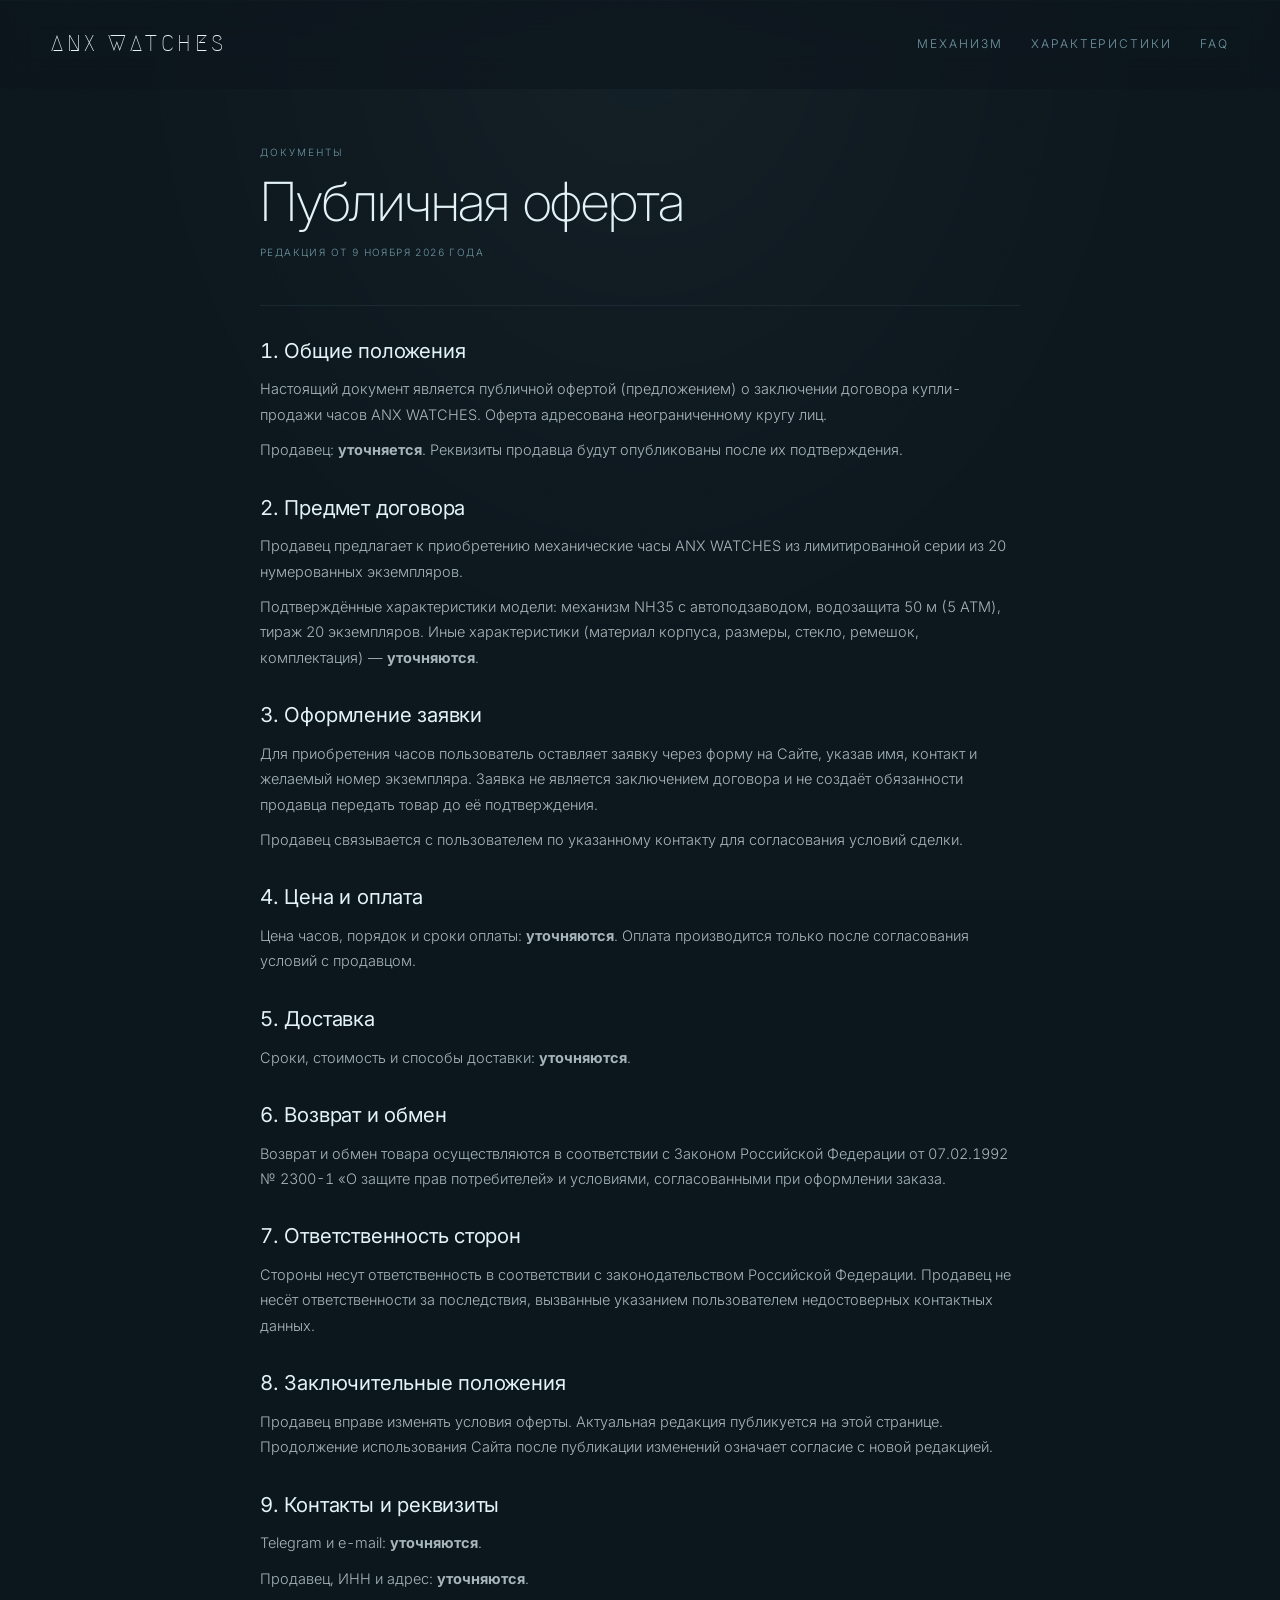
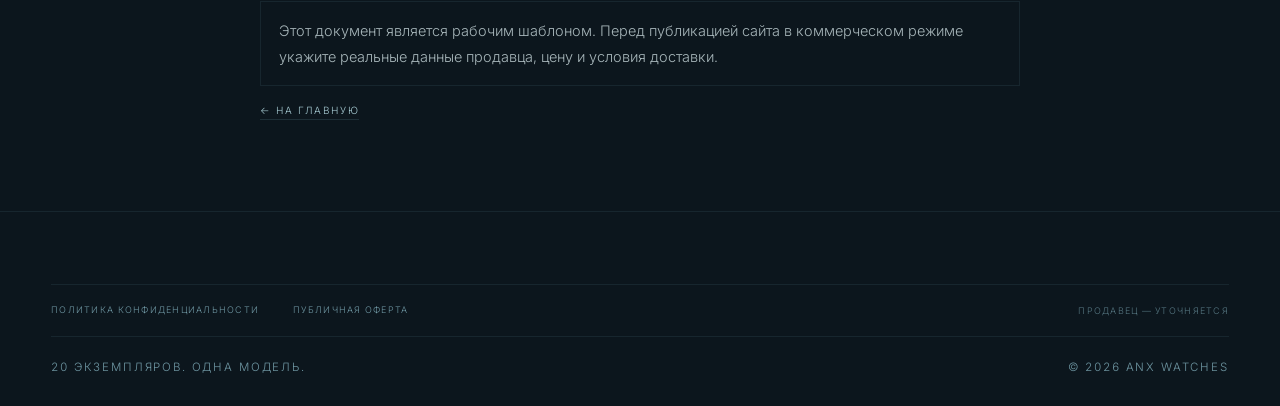
<file: offer.html>
<!DOCTYPE html>
<html lang="ru">
<head>
<meta charset="UTF-8">
<meta name="viewport" content="width=device-width, initial-scale=1">
<title>Публичная оферта — ANX WATCHES</title>
<meta name="description" content="Публичная оферта на приобретение часов ANX WATCHES из лимитированной серии.">
<meta name="theme-color" content="#050709">
<link rel="preconnect" href="https://fonts.googleapis.com">
<link rel="preconnect" href="https://fonts.gstatic.com" crossorigin>
<link href="https://fonts.googleapis.com/css2?family=Inter:wght@200;300;400;500;600&family=Megrim&display=swap" rel="stylesheet">
<link rel="stylesheet" href="style.css?v=7">
</head>
<body>

<div class="grain" aria-hidden="true"></div>

<header class="site-header" id="top">
  <div class="container header-inner">
    <a class="logo" href="index.html" aria-label="ANX WATCHES — на главную">ANX WATCHES</a>

    <nav class="nav" aria-label="Основная навигация">
      <a href="index.html#movement">Механизм</a>
      <a href="index.html#specs">Характеристики</a>
      <a href="index.html#faq">FAQ</a>
    </nav>
  </div>
</header>

<main>
  <section class="legal section">
    <div class="container">
      <div class="legal-wrap">
        <p class="legal-kicker">Документы</p>
        <h1 class="legal-title">Публичная оферта</h1>
        <p class="legal-date">Редакция от 9 ноября 2026 года</p>

        <div class="legal-body">
          <h2>1. Общие положения</h2>
          <p>Настоящий документ является публичной офертой (предложением) о заключении договора купли-продажи часов ANX WATCHES. Оферта адресована неограниченному кругу лиц.</p>
          <p>Продавец: <strong>уточняется</strong>. Реквизиты продавца будут опубликованы после их подтверждения.</p>

          <h2>2. Предмет договора</h2>
          <p>Продавец предлагает к приобретению механические часы ANX WATCHES из лимитированной серии из 20 нумерованных экземпляров.</p>
          <p>Подтверждённые характеристики модели: механизм NH35 с автоподзаводом, водозащита 50 м (5 ATM), тираж 20 экземпляров. Иные характеристики (материал корпуса, размеры, стекло, ремешок, комплектация) — <strong>уточняются</strong>.</p>

          <h2>3. Оформление заявки</h2>
          <p>Для приобретения часов пользователь оставляет заявку через форму на Сайте, указав имя, контакт и желаемый номер экземпляра. Заявка не является заключением договора и не создаёт обязанности продавца передать товар до её подтверждения.</p>
          <p>Продавец связывается с пользователем по указанному контакту для согласования условий сделки.</p>

          <h2>4. Цена и оплата</h2>
          <p>Цена часов, порядок и сроки оплаты: <strong>уточняются</strong>. Оплата производится только после согласования условий с продавцом.</p>

          <h2>5. Доставка</h2>
          <p>Сроки, стоимость и способы доставки: <strong>уточняются</strong>.</p>

          <h2>6. Возврат и обмен</h2>
          <p>Возврат и обмен товара осуществляются в соответствии с Законом Российской Федерации от 07.02.1992 № 2300-1 «О защите прав потребителей» и условиями, согласованными при оформлении заказа.</p>

          <h2>7. Ответственность сторон</h2>
          <p>Стороны несут ответственность в соответствии с законодательством Российской Федерации. Продавец не несёт ответственности за последствия, вызванные указанием пользователем недостоверных контактных данных.</p>

          <h2>8. Заключительные положения</h2>
          <p>Продавец вправе изменять условия оферты. Актуальная редакция публикуется на этой странице. Продолжение использования Сайта после публикации изменений означает согласие с новой редакцией.</p>

          <h2>9. Контакты и реквизиты</h2>
          <p>Telegram и e-mail: <strong>уточняются</strong>.</p>
          <p>Продавец, ИНН и адрес: <strong>уточняются</strong>.</p>

          <p class="legal-note">Этот документ является рабочим шаблоном. Перед публикацией сайта в коммерческом режиме укажите реальные данные продавца, цену и условия доставки.</p>

          <p><a class="legal-back" href="index.html">← На главную</a></p>
        </div>
      </div>
    </div>
  </section>
</main>

<footer class="site-footer">
  <div class="container">
    <div class="footer-legal">
      <a href="privacy.html">Политика конфиденциальности</a>
      <a href="offer.html">Публичная оферта</a>
      <span class="footer-legal-note">Продавец — уточняется</span>
    </div>

    <div class="footer-bottom">
      <p class="footer-note">20 экземпляров. Одна модель.</p>
      <p class="footer-year">© <span id="year">2026</span> ANX WATCHES</p>
    </div>
  </div>
</footer>

<script>
  document.getElementById("year").textContent = new Date().getFullYear();
</script>
</body>
</html>
</file>
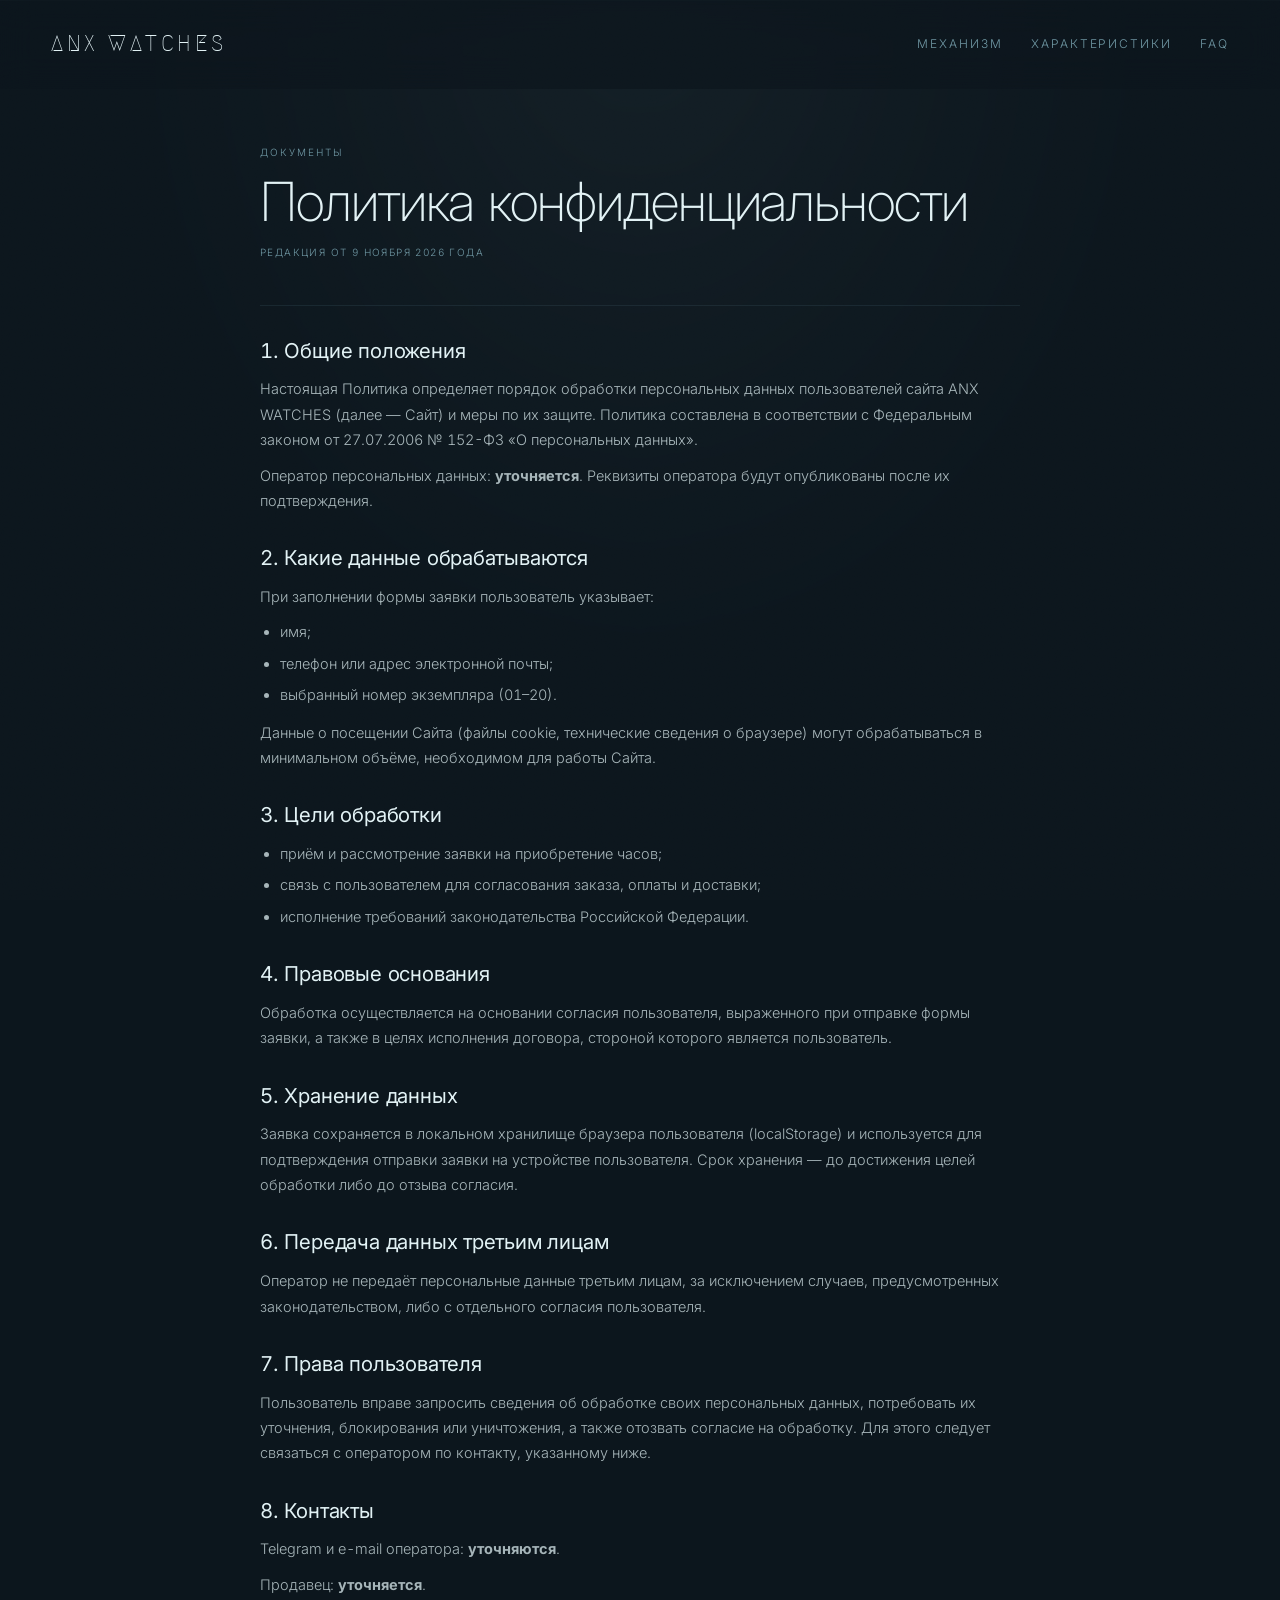
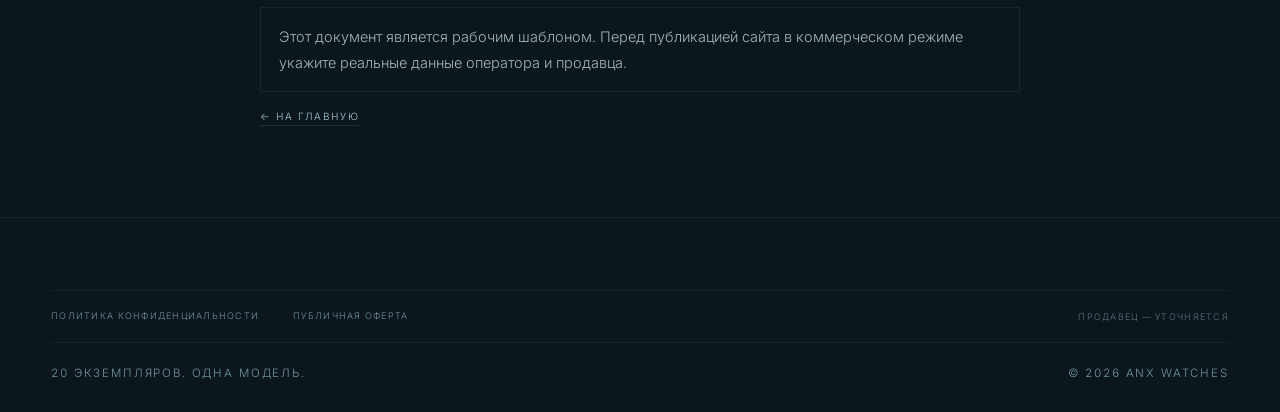
<file: privacy.html>
<!DOCTYPE html>
<html lang="ru">
<head>
<meta charset="UTF-8">
<meta name="viewport" content="width=device-width, initial-scale=1">
<title>Политика конфиденциальности — ANX WATCHES</title>
<meta name="description" content="Политика конфиденциальности и обработки персональных данных сайта ANX WATCHES.">
<meta name="theme-color" content="#050709">
<link rel="preconnect" href="https://fonts.googleapis.com">
<link rel="preconnect" href="https://fonts.gstatic.com" crossorigin>
<link href="https://fonts.googleapis.com/css2?family=Inter:wght@200;300;400;500;600&family=Megrim&display=swap" rel="stylesheet">
<link rel="stylesheet" href="style.css?v=7">
</head>
<body>

<div class="grain" aria-hidden="true"></div>

<header class="site-header" id="top">
  <div class="container header-inner">
    <a class="logo" href="index.html" aria-label="ANX WATCHES — на главную">ANX WATCHES</a>

    <nav class="nav" aria-label="Основная навигация">
      <a href="index.html#movement">Механизм</a>
      <a href="index.html#specs">Характеристики</a>
      <a href="index.html#faq">FAQ</a>
    </nav>
  </div>
</header>

<main>
  <section class="legal section">
    <div class="container">
      <div class="legal-wrap">
        <p class="legal-kicker">Документы</p>
        <h1 class="legal-title">Политика конфиденциальности</h1>
        <p class="legal-date">Редакция от 9 ноября 2026 года</p>

        <div class="legal-body">
          <h2>1. Общие положения</h2>
          <p>Настоящая Политика определяет порядок обработки персональных данных пользователей сайта ANX WATCHES (далее — Сайт) и меры по их защите. Политика составлена в соответствии с Федеральным законом от 27.07.2006 № 152-ФЗ «О персональных данных».</p>
          <p>Оператор персональных данных: <strong>уточняется</strong>. Реквизиты оператора будут опубликованы после их подтверждения.</p>

          <h2>2. Какие данные обрабатываются</h2>
          <p>При заполнении формы заявки пользователь указывает:</p>
          <ul>
            <li>имя;</li>
            <li>телефон или адрес электронной почты;</li>
            <li>выбранный номер экземпляра (01–20).</li>
          </ul>
          <p>Данные о посещении Сайта (файлы cookie, технические сведения о браузере) могут обрабатываться в минимальном объёме, необходимом для работы Сайта.</p>

          <h2>3. Цели обработки</h2>
          <ul>
            <li>приём и рассмотрение заявки на приобретение часов;</li>
            <li>связь с пользователем для согласования заказа, оплаты и доставки;</li>
            <li>исполнение требований законодательства Российской Федерации.</li>
          </ul>

          <h2>4. Правовые основания</h2>
          <p>Обработка осуществляется на основании согласия пользователя, выраженного при отправке формы заявки, а также в целях исполнения договора, стороной которого является пользователь.</p>

          <h2>5. Хранение данных</h2>
          <p>Заявка сохраняется в локальном хранилище браузера пользователя (localStorage) и используется для подтверждения отправки заявки на устройстве пользователя. Срок хранения — до достижения целей обработки либо до отзыва согласия.</p>

          <h2>6. Передача данных третьим лицам</h2>
          <p>Оператор не передаёт персональные данные третьим лицам, за исключением случаев, предусмотренных законодательством, либо с отдельного согласия пользователя.</p>

          <h2>7. Права пользователя</h2>
          <p>Пользователь вправе запросить сведения об обработке своих персональных данных, потребовать их уточнения, блокирования или уничтожения, а также отозвать согласие на обработку. Для этого следует связаться с оператором по контакту, указанному ниже.</p>

          <h2>8. Контакты</h2>
          <p>Telegram и e-mail оператора: <strong>уточняются</strong>.</p>
          <p>Продавец: <strong>уточняется</strong>.</p>

          <p class="legal-note">Этот документ является рабочим шаблоном. Перед публикацией сайта в коммерческом режиме укажите реальные данные оператора и продавца.</p>

          <p><a class="legal-back" href="index.html">← На главную</a></p>
        </div>
      </div>
    </div>
  </section>
</main>

<footer class="site-footer">
  <div class="container">
    <div class="footer-legal">
      <a href="privacy.html">Политика конфиденциальности</a>
      <a href="offer.html">Публичная оферта</a>
      <span class="footer-legal-note">Продавец — уточняется</span>
    </div>

    <div class="footer-bottom">
      <p class="footer-note">20 экземпляров. Одна модель.</p>
      <p class="footer-year">© <span id="year">2026</span> ANX WATCHES</p>
    </div>
  </div>
</footer>

<script>
  document.getElementById("year").textContent = new Date().getFullYear();
</script>
</body>
</html>
</file>
<file: style.css>
/* ============================================================
   ANX WATCHES
   ============================================================ */

:root {
  --black: #0c161d;
  --deep: #15242d;
  --steel: #6f97a3;
  --ice: #a8ccd4;
  --ice-light: #e2f2f5;
  --lume: #8af0ff;
  --lume-green: #a6ff5e;

  --line: rgba(95, 135, 147, 0.22);
  --line-soft: rgba(95, 135, 147, 0.14);

  --pad: clamp(20px, 4vw, 56px);
  --max: 1360px;

  --font-sans: "Inter", -apple-system, BlinkMacSystemFont, "Segoe UI", sans-serif;
  --font-mono: "Inter", -apple-system, BlinkMacSystemFont, "Segoe UI", sans-serif;
  --font-logo: "Megrim", "Inter", -apple-system, BlinkMacSystemFont, "Segoe UI", sans-serif;

  --ease: cubic-bezier(0.22, 1, 0.36, 1);
}

*,
*::before,
*::after {
  box-sizing: border-box;
}

html {
  scroll-behavior: smooth;
  scroll-padding-top: 110px;
  -webkit-text-size-adjust: 100%;
}

body {
  margin: 0;
  background: var(--black);
  color: var(--ice-light);
  font-family: var(--font-sans);
  font-weight: 300;
  font-size: 16px;
  line-height: 1.5;
  font-variant-numeric: tabular-nums;
  -webkit-font-smoothing: antialiased;
  overflow-x: hidden;
  transition: background-color 0.8s var(--ease), color 0.8s var(--ease);
}

::selection {
  background: var(--lume);
  color: var(--black);
}

img {
  display: block;
  max-width: 100%;
}

a {
  color: inherit;
  text-decoration: none;
}

button {
  font: inherit;
  color: inherit;
  background: none;
  border: 0;
  cursor: pointer;
}

h1, h2, p {
  margin: 0;
}

:focus-visible {
  outline: 1px solid var(--lume);
  outline-offset: 5px;
}

.container {
  width: 100%;
  max-width: var(--max);
  margin: 0 auto;
  padding: 0 var(--pad);
}

/* ============================================================
   Header
   ============================================================ */

.site-header {
  position: fixed;
  inset: 0 0 auto 0;
  z-index: 100;
  background: rgba(12, 22, 29, 0.68);
  border-bottom: 1px solid transparent;
  backdrop-filter: blur(16px);
  -webkit-backdrop-filter: blur(16px);
  transition: background-color 0.5s var(--ease), border-color 0.5s var(--ease);
}

.site-header.scrolled {
  background: rgba(12, 22, 29, 0.92);
  border-bottom-color: var(--line-soft);
}

.header-inner {
  display: flex;
  align-items: center;
  gap: clamp(16px, 3vw, 40px);
  min-height: 78px;
}

.logo {
  font-family: var(--font-logo);
  font-size: clamp(18px, 2vw, 23px);
  font-weight: 400;
  line-height: 1;
  letter-spacing: 0.16em;
  color: var(--ice-light);
  white-space: nowrap;
  transition: color 0.8s var(--ease), text-shadow 0.8s var(--ease);
}

.nav {
  display: flex;
  align-items: center;
  gap: clamp(14px, 2.2vw, 34px);
  margin-left: auto;
}

.nav a {
  position: relative;
  padding: 6px 0;
  font-family: var(--font-mono);
  font-size: 10px;
  letter-spacing: 0.16em;
  text-transform: uppercase;
  color: var(--steel);
  transition: color 0.4s var(--ease);
  white-space: nowrap;
}

.nav a::after {
  content: "";
  position: absolute;
  left: 0;
  bottom: 0;
  width: 100%;
  height: 1px;
  background: var(--lume);
  transform: scaleX(0);
  transform-origin: left;
  transition: transform 0.5s var(--ease);
}

.nav a:hover {
  color: var(--ice-light);
}

.nav a:hover::after {
  transform: scaleX(1);
  box-shadow: 0 0 8px var(--lume);
}

.lume-btn {
  display: flex;
  flex-direction: column;
  align-items: center;
  justify-content: center;
  gap: 3px;
  width: 58px;
  height: 58px;
  flex: none;
  border-radius: 50%;
  border: 1px solid rgba(111, 151, 163, 0.5);
  color: var(--steel);
  font-family: var(--font-mono);
  font-size: 8px;
  letter-spacing: 0.08em;
  background: rgba(21, 36, 45, 0.5);
  transition: color 0.5s var(--ease), border-color 0.5s var(--ease),
    background-color 0.5s var(--ease), box-shadow 0.5s var(--ease);
}

.lume-dot {
  width: 4px;
  height: 4px;
  border-radius: 50%;
  background: var(--steel);
  transition: background-color 0.5s var(--ease), box-shadow 0.5s var(--ease);
}

.lume-btn span {
  transform: translateY(0.5px);
}

.lume-btn:hover {
  color: var(--ice-light);
  border-color: var(--ice);
}

/* ============================================================
   Hero
   ============================================================ */

.hero {
  position: relative;
  display: flex;
  flex-direction: column;
  justify-content: center;
  min-height: 100svh;
  padding-top: clamp(88px, 9vh, 112px);
}

.hero-inner {
  display: flex;
  flex-direction: column;
  align-items: center;
  justify-content: center;
  flex: 1;
  text-align: center;
}

.hero-logo {
  font-family: var(--font-logo);
  font-size: clamp(30px, 7vw, 96px);
  font-weight: 400;
  line-height: 1;
  letter-spacing: 0.14em;
  text-indent: 0.14em;
  color: var(--ice-light);
  white-space: nowrap;
  transition: color 0.8s var(--ease), text-shadow 0.8s var(--ease);
}

.hero-sub {
  margin-top: clamp(12px, 1.8vh, 20px);
  font-family: var(--font-mono);
  font-size: 10px;
  letter-spacing: 0.22em;
  text-transform: uppercase;
  color: var(--steel);
}

.btn {
  display: inline-flex;
  align-items: center;
  justify-content: center;
  gap: 26px;
  margin-top: clamp(28px, 4.4vh, 46px);
  padding: 20px 32px;
  border: 1px solid var(--ice-light);
  background: var(--ice-light);
  font-family: var(--font-mono);
  font-size: 11px;
  font-weight: 700;
  letter-spacing: 0.18em;
  text-transform: uppercase;
  color: #08141a;
  will-change: transform;
  transition: color 0.45s var(--ease), background-color 0.45s var(--ease),
    border-color 0.45s var(--ease), box-shadow 0.45s var(--ease);
}

.btn-arrow {
  font-size: 14px;
  line-height: 1;
  transition: transform 0.45s var(--ease);
}

.btn:hover {
  background: var(--lume-green);
  border-color: var(--lume-green);
  color: #06120a;
  box-shadow: 0 0 34px rgba(166, 255, 94, 0.35);
}

.btn:hover .btn-arrow {
  transform: translateX(5px);
}

/* Watch */

.watch-stage {
  position: relative;
  display: flex;
  flex-direction: column;
  align-items: center;
  width: 100%;
  margin-top: clamp(18px, 2.6vh, 32px);
}

.watch-frame {
  position: relative;
  z-index: 1;
  width: min(92vw, 75vh, 820px);
  aspect-ratio: 2400 / 2013;
}

.watch-frame::after {
  content: "";
  position: absolute;
  left: 50%;
  bottom: 2.2%;
  width: 48%;
  height: 3.4%;
  transform: translateX(-50%);
  border-radius: 50%;
  opacity: 0.5;
  pointer-events: none;
  background: radial-gradient(
    ellipse at center,
    rgba(0, 0, 0, 0.85),
    rgba(0, 0, 0, 0.35) 45%,
    transparent 72%
  );
  filter: blur(10px);
}

.watch-img {
  position: absolute;
  inset: 0;
  z-index: 0;
  display: block;
  width: 100%;
  height: 100%;
  object-fit: contain;
  transition: opacity 0.8s var(--ease);
}

.watch-night {
  opacity: 0;
}

body.lume .watch-day {
  opacity: 0;
}

body.lume .watch-night {
  opacity: 1;
}

.watch-glare {
  position: absolute;
  inset: 0;
  z-index: 3;
  pointer-events: none;
  opacity: 0;
  mix-blend-mode: soft-light;
  -webkit-mask-image: url("images/main-watch.png");
  mask-image: url("images/main-watch.png");
  -webkit-mask-size: 100% 100%;
  mask-size: 100% 100%;
  -webkit-mask-repeat: no-repeat;
  mask-repeat: no-repeat;
}

.watch-glare-dot {
  position: absolute;
  left: 0;
  top: 0;
  width: 46%;
  aspect-ratio: 1 / 1;
  border-radius: 50%;
  will-change: transform;
  background: radial-gradient(
    circle,
    rgba(226, 242, 245, 0.85) 0%,
    rgba(226, 242, 245, 0.22) 38%,
    rgba(226, 242, 245, 0) 68%
  );
  filter: blur(6px);
}

.lume-btn {
  margin-top: clamp(12px, 1.8vh, 20px);
}

.hero-meta {
  display: flex;
  align-items: center;
  gap: 16px;
  padding-top: 18px;
  padding-bottom: clamp(18px, 3vh, 30px);
  font-family: var(--font-mono);
  font-size: 9px;
  letter-spacing: 0.18em;
  text-transform: uppercase;
  color: var(--steel);
}

.hero-meta-line {
  flex: 1;
  height: 1px;
  background: var(--line-soft);
  transition: background-color 0.8s var(--ease);
}

.hero-meta-index {
  color: var(--ice);
}

/* ============================================================
   Sections
   ============================================================ */

.section {
  position: relative;
  padding: clamp(80px, 12vh, 150px) 0;
  border-top: 1px solid var(--line-soft);
  transition: border-color 0.8s var(--ease);
}

.section > .container {
  position: relative;
  z-index: 1;
}

.section::before {
  content: "";
  position: absolute;
  left: 50%;
  top: 0;
  width: min(1150px, 100%);
  height: min(760px, 82vh);
  transform: translateX(-50%);
  pointer-events: none;
  background: radial-gradient(
    ellipse at 50% 0%,
    rgba(159, 195, 204, 0.11),
    rgba(159, 195, 204, 0.035) 42%,
    transparent 70%
  );
  filter: blur(24px);
  opacity: var(--aura, 0.5);
}

.section-head {
  display: flex;
  align-items: baseline;
  gap: clamp(16px, 2.4vw, 34px);
  margin-bottom: clamp(40px, 7vh, 76px);
}

.section-index {
  font-family: var(--font-mono);
  font-size: 10px;
  letter-spacing: 0.2em;
  color: var(--steel);
}

.section-title {
  font-size: clamp(26px, 3.4vw, 44px);
  font-weight: 200;
  letter-spacing: -0.02em;
  line-height: 1;
  transition: text-shadow 0.8s var(--ease), color 0.8s var(--ease);
}

/* ============================================================
   Specs
   ============================================================ */

.specs-grid {
  display: grid;
  grid-template-columns: repeat(3, 1fr);
  border-top: 1px solid var(--line-soft);
}

.spec {
  padding: clamp(28px, 4vh, 46px) clamp(16px, 3vw, 40px) clamp(24px, 3.4vh, 34px) 0;
  border-bottom: 1px solid var(--line-soft);
}

.spec + .spec {
  padding-left: clamp(16px, 3vw, 40px);
  border-left: 1px solid var(--line-soft);
}

.spec-value {
  font-family: var(--font-mono);
  font-size: clamp(42px, 6vw, 86px);
  line-height: 0.9;
  letter-spacing: -0.03em;
  color: var(--ice-light);
  transition: text-shadow 0.8s var(--ease), color 0.8s var(--ease);
}

.spec-unit {
  font-size: 0.42em;
  letter-spacing: 0;
  color: var(--steel);
  margin-left: 6px;
}

.spec-label {
  margin-top: clamp(20px, 3vh, 30px);
  font-family: var(--font-mono);
  font-size: 10px;
  letter-spacing: 0.2em;
  text-transform: uppercase;
  color: var(--ice);
}

.spec-note {
  margin-top: 6px;
  font-size: 13px;
  font-weight: 300;
  color: var(--steel);
}

.specs-aside {
  margin-top: clamp(26px, 4vh, 38px);
  font-size: 13px;
  letter-spacing: 0.02em;
  color: var(--steel);
}

/* ============================================================
   Movement map
   ============================================================ */

.mv-intro {
  max-width: 64ch;
  margin: 0 0 clamp(28px, 4.5vh, 44px);
  font-size: clamp(14px, 1.25vw, 16px);
  line-height: 1.65;
  color: var(--steel);
}

.mv {
  display: grid;
  grid-template-columns: minmax(0, 1fr) minmax(0, 1.08fr);
  gap: clamp(30px, 5vw, 64px);
  align-items: start;
  margin-bottom: clamp(40px, 7vh, 72px);
}

.mv-figure {
  position: relative;
  width: min(100%, 620px);
  justify-self: center;
  isolation: isolate;
}

.mv-figure::before {
  content: "";
  position: absolute;
  left: 50%;
  top: 50%;
  width: 96%;
  height: 96%;
  transform: translate(-50%, -50%);
  z-index: -1;
  pointer-events: none;
  background: radial-gradient(
    circle,
    rgba(159, 195, 204, 0.16) 0%,
    rgba(159, 195, 204, 0.05) 52%,
    rgba(159, 195, 204, 0) 72%
  );
  filter: blur(24px);
}

.mv-img {
  display: block;
  width: 100%;
  height: auto;
  filter: drop-shadow(0 30px 50px rgba(0, 0, 0, 0.55));
  transition: filter 0.6s var(--ease);
}

.mv.has-active .mv-img {
  filter: drop-shadow(0 30px 50px rgba(0, 0, 0, 0.55)) brightness(0.82);
}

.mv-dot {
  position: absolute;
  left: var(--x);
  top: var(--y);
  width: clamp(30px, 3vw, 38px);
  aspect-ratio: 1 / 1;
  transform: translate(-50%, -50%);
  display: grid;
  place-items: center;
  padding: 0;
  border: 1px solid rgba(226, 242, 245, 0.55);
  border-radius: 50%;
  background: rgba(12, 22, 29, 0.55);
  color: var(--ice-light);
  font-family: var(--font-mono);
  font-size: 10px;
  letter-spacing: 0.04em;
  cursor: pointer;
  transition: background 0.35s var(--ease), color 0.35s var(--ease),
    border-color 0.35s var(--ease), box-shadow 0.35s var(--ease),
    transform 0.35s var(--ease);
}

.mv-dot::after {
  content: "";
  position: absolute;
  inset: -5px;
  border: 1px solid rgba(138, 240, 255, 0.5);
  border-radius: 50%;
  opacity: 0;
  pointer-events: none;
}

.mv-dot:hover,
.mv-dot:focus-visible {
  transform: translate(-50%, -50%) scale(1.12);
}

.mv-dot:hover,
.mv-dot:focus-visible,
.mv-dot.is-active {
  background: var(--lume);
  border-color: var(--lume);
  color: var(--black);
  box-shadow: 0 0 22px rgba(138, 240, 255, 0.45);
}

.mv-dot.is-active::after {
  animation: mv-pulse 1.9s ease-out infinite;
}

@keyframes mv-pulse {
  0% {
    opacity: 0.85;
    transform: scale(0.9);
  }
  70% {
    opacity: 0;
    transform: scale(1.45);
  }
  100% {
    opacity: 0;
    transform: scale(1.45);
  }
}

.mv-hint {
  font-family: var(--font-mono);
  font-size: 9px;
  letter-spacing: 0.16em;
  text-transform: uppercase;
  color: var(--steel);
}

.mv-grid {
  display: grid;
  grid-template-columns: repeat(2, minmax(0, 1fr));
  gap: 10px;
  margin-top: 18px;
}

.mv-item {
  position: relative;
  display: grid;
  grid-template-columns: auto minmax(0, 1fr);
  grid-template-areas:
    "num name"
    "num tag";
  column-gap: 12px;
  align-content: start;
  min-height: clamp(84px, 8vw, 96px);
  padding: clamp(15px, 1.5vw, 18px);
  border: 1px solid var(--line-soft);
  overflow: hidden;
  background: rgba(159, 195, 204, 0.015);
  text-align: left;
  cursor: pointer;
  will-change: transform;
  transition: transform 0.5s var(--ease), border-color 0.4s var(--ease),
    background-color 0.4s var(--ease), box-shadow 0.5s var(--ease);
}

.mv-item::before {
  content: "";
  position: absolute;
  inset: 0;
  background: linear-gradient(
    125deg,
    rgba(138, 240, 255, 0.11),
    rgba(138, 240, 255, 0.02) 55%,
    transparent 75%
  );
  transform: translateY(101%);
  transition: transform 0.55s var(--ease);
  pointer-events: none;
}

.mv-item > * {
  position: relative;
  z-index: 1;
}

.mv-num {
  grid-area: num;
  padding-top: 3px;
  font-family: var(--font-mono);
  font-size: 10px;
  letter-spacing: 0.14em;
  color: var(--steel);
  transition: color 0.35s var(--ease);
}

.mv-name {
  grid-area: name;
  font-size: clamp(14px, 1.2vw, 16px);
  font-weight: 300;
  line-height: 1.25;
  color: var(--ice-light);
  transition: color 0.35s var(--ease);
}

.mv-tag {
  grid-area: tag;
  align-self: end;
  margin-top: 7px;
  font-family: var(--font-mono);
  font-size: 8px;
  letter-spacing: 0.14em;
  text-transform: uppercase;
  color: var(--steel);
  transition: color 0.35s var(--ease);
}

.mv-item:hover,
.mv-item:focus-visible {
  transform: translateY(-3px);
  border-color: rgba(138, 240, 255, 0.4);
  box-shadow: 0 12px 30px rgba(0, 0, 0, 0.35);
}

.mv-item:hover::before,
.mv-item:focus-visible::before {
  transform: translateY(0);
}

.mv-item.is-active {
  transform: translateY(-3px);
  border-color: rgba(138, 240, 255, 0.65);
  background: rgba(138, 240, 255, 0.05);
  box-shadow: 0 12px 34px rgba(0, 0, 0, 0.4),
    0 0 26px rgba(138, 240, 255, 0.08);
}

.mv-item.is-active::before {
  transform: translateY(0);
}

.mv-item.is-active .mv-num,
.mv-item.is-active .mv-tag {
  color: var(--lume);
}

.mv-item.is-active .mv-name {
  color: var(--lume);
  text-shadow: 0 0 18px rgba(138, 240, 255, 0.3);
}

.mv-card {
  position: relative;
  display: grid;
  grid-template-columns: auto minmax(0, 1fr);
  gap: clamp(14px, 1.6vw, 20px);
  align-items: start;
  min-height: 142px;
  margin-top: 18px;
  padding: clamp(18px, 2vw, 24px);
  border: 1px solid var(--line);
  background: linear-gradient(
    130deg,
    rgba(159, 195, 204, 0.055),
    rgba(159, 195, 204, 0.012) 55%,
    transparent 80%
  );
  transition: border-color 0.45s var(--ease);
}

.mv-card.has-part {
  border-color: rgba(138, 240, 255, 0.35);
}

.mv-card-index {
  min-width: 1.2em;
  font-family: var(--font-mono);
  font-size: clamp(26px, 2.8vw, 36px);
  line-height: 1;
  color: var(--lume);
  opacity: 0.85;
}

.mv-card-body {
  min-width: 0;
}

.mv-card-title {
  font-size: clamp(16px, 1.4vw, 19px);
  font-weight: 300;
  line-height: 1.25;
  color: var(--ice-light);
}

.mv-card-text {
  margin-top: 8px;
  font-size: 13px;
  line-height: 1.6;
  color: var(--steel);
}

body.lume .mv-figure::before {
  background: radial-gradient(
    circle,
    rgba(138, 240, 255, 0.18) 0%,
    rgba(138, 240, 255, 0.05) 52%,
    rgba(138, 240, 255, 0) 72%
  );
}

/* ============================================================
   Series
   ============================================================ */

.series-head {
  display: flex;
  align-items: flex-end;
  justify-content: space-between;
  gap: 24px;
  margin-bottom: clamp(24px, 4vh, 36px);
}

.series-lead {
  font-size: clamp(18px, 2vw, 26px);
  font-weight: 200;
  letter-spacing: -0.01em;
  color: var(--ice-light);
}

.series-status {
  display: inline-flex;
  align-items: center;
  gap: 9px;
  font-family: var(--font-mono);
  font-size: 9px;
  letter-spacing: 0.16em;
  text-transform: uppercase;
  color: var(--ice);
  white-space: nowrap;
}

.dot {
  width: 5px;
  height: 5px;
  border-radius: 50%;
  background: var(--lume);
  box-shadow: 0 0 10px rgba(138, 240, 255, 0.6);
}

.series-grid {
  display: grid;
  grid-template-columns: repeat(5, 1fr);
  gap: 10px;
}

.cell {
  position: relative;
  display: flex;
  flex-direction: column;
  justify-content: space-between;
  width: 100%;
  aspect-ratio: 1 / 1;
  padding: clamp(14px, 1.6vw, 22px);
  border: 1px solid var(--line);
  border-radius: 0;
  background: transparent;
  font: inherit;
  text-align: left;
  color: var(--ice-light);
  will-change: transform;
  transition: border-color 0.45s var(--ease), background-color 0.45s var(--ease),
    box-shadow 0.45s var(--ease);
}

.cell-num {
  font-family: var(--font-mono);
  font-size: clamp(18px, 2.1vw, 28px);
  line-height: 1;
  letter-spacing: -0.02em;
  transition: color 0.45s var(--ease), text-shadow 0.8s var(--ease);
}

.cell-status {
  font-family: var(--font-mono);
  font-size: 8px;
  letter-spacing: 0.16em;
  text-transform: uppercase;
  color: var(--steel);
  transition: color 0.45s var(--ease);
}

.cell:hover {
  border-color: rgba(138, 240, 255, 0.7);
  background: rgba(138, 240, 255, 0.04);
}

.cell:hover .cell-num {
  color: #fff;
}

.cell:hover .cell-status {
  color: var(--ice-light);
}

.cell.taken {
  opacity: 0.32;
  cursor: default;
  pointer-events: none;
  border-style: dashed;
}

.cell.taken .cell-status {
  color: var(--steel);
}

.series-note {
  margin-top: clamp(22px, 3.6vh, 34px);
  font-size: 12px;
  letter-spacing: 0.02em;
  color: var(--steel);
}

/* ============================================================
   Contacts
   ============================================================ */

.contacts-body {
  border-top: 1px solid var(--line-soft);
  padding-top: clamp(30px, 5vh, 48px);
}

.contacts-lead {
  font-size: clamp(22px, 2.6vw, 34px);
  font-weight: 200;
  letter-spacing: -0.02em;
  color: var(--ice-light);
}

.contacts-link {
  display: flex;
  align-items: baseline;
  justify-content: space-between;
  gap: 24px;
  flex-wrap: wrap;
  margin-top: clamp(26px, 5vh, 46px);
  padding-bottom: clamp(16px, 2.6vh, 24px);
  border-bottom: 1px solid var(--line);
  transition: border-color 0.5s var(--ease);
}

.contacts-label {
  font-family: var(--font-mono);
  font-size: 10px;
  letter-spacing: 0.2em;
  text-transform: uppercase;
  color: var(--steel);
}

.contacts-value {
  font-size: clamp(22px, 3.6vw, 46px);
  font-weight: 200;
  letter-spacing: -0.02em;
  color: var(--ice-light);
  transition: color 0.5s var(--ease), text-shadow 0.8s var(--ease);
}

.contacts-arrow {
  display: inline-block;
  font-size: 0.7em;
  color: var(--steel);
  transition: transform 0.5s var(--ease), color 0.5s var(--ease);
}

.contacts-link:hover {
  border-bottom-color: rgba(138, 240, 255, 0.6);
}

.contacts-link:hover .contacts-value {
  color: #fff;
}

.contacts-link:hover .contacts-arrow {
  transform: translate(4px, -4px);
  color: var(--lume);
}

/* ============================================================
   Footer
   ============================================================ */

.site-footer {
  border-top: 1px solid var(--line-soft);
  padding: clamp(48px, 8vh, 90px) 0 30px;
  transition: border-color 0.8s var(--ease);
}

.footer-top {
  display: flex;
  align-items: flex-start;
  justify-content: space-between;
  gap: 40px;
  flex-wrap: wrap;
  padding-bottom: clamp(40px, 7vh, 70px);
}

.footer-logo {
  font-family: var(--font-logo);
  font-size: clamp(30px, 4.4vw, 58px);
  font-weight: 400;
  line-height: 1;
  letter-spacing: 0.12em;
  color: var(--ice-light);
  transition: color 0.8s var(--ease), text-shadow 0.8s var(--ease);
}

.footer-contact {
  text-align: right;
}

.footer-label {
  font-family: var(--font-mono);
  font-size: 9px;
  letter-spacing: 0.2em;
  text-transform: uppercase;
  color: var(--steel);
  margin-bottom: 8px;
}

.footer-link {
  font-size: clamp(18px, 2.2vw, 27px);
  font-weight: 200;
  letter-spacing: -0.01em;
  color: var(--ice-light);
  border-bottom: 1px solid transparent;
  transition: color 0.5s var(--ease), border-color 0.5s var(--ease);
}

.footer-arrow {
  display: inline-block;
  font-size: 0.7em;
  color: var(--steel);
  transition: transform 0.5s var(--ease), color 0.5s var(--ease);
}

.footer-link:hover {
  color: #fff;
  border-bottom-color: var(--lume);
}

.footer-link:hover .footer-arrow {
  transform: translate(4px, -4px);
  color: var(--lume);
}

.footer-bottom {
  display: flex;
  align-items: center;
  justify-content: space-between;
  gap: 16px;
  flex-wrap: wrap;
  border-top: 1px solid var(--line-soft);
  padding-top: 22px;
}

.footer-note,
.footer-year {
  font-family: var(--font-mono);
  font-size: 9px;
  letter-spacing: 0.16em;
  text-transform: uppercase;
  color: var(--steel);
}

/* ============================================================
   Lume mode
   ============================================================ */

body.lume {
  --lume: var(--lume-green);
  background: #060f14;
  color: #eafcff;
}

body.lume .site-header {
  background: rgba(6, 15, 20, 0.8);
  border-bottom-color: rgba(166, 255, 94, 0.16);
}

body.lume .site-header.scrolled {
  background: rgba(6, 15, 20, 0.95);
}

body.lume .logo,
body.lume .footer-logo {
  color: var(--lume);
  text-shadow: 0 0 16px rgba(138, 240, 255, 0.75);
}

body.lume .nav a {
  color: rgba(159, 195, 204, 0.85);
}

body.lume .nav a:hover {
  color: var(--lume);
  text-shadow: 0 0 12px rgba(138, 240, 255, 0.6);
}

body.lume .section-title,
body.lume .contacts-value,
body.lume .hero-logo,
body.lume .dial-title {
  color: #f2feff;
  text-shadow: 0 0 28px rgba(138, 240, 255, 0.3);
}

body.lume .spec-value,
body.lume .cell-num {
  color: var(--lume);
  text-shadow: 0 0 20px rgba(138, 240, 255, 0.55);
}

body.lume .spec-label,
body.lume .spec-unit {
  color: var(--ice-light);
}

body.lume .spec,
body.lume .specs-grid,
body.lume .contacts-body,
body.lume .contacts-link,
body.lume .site-footer,
body.lume .section {
  border-color: rgba(138, 240, 255, 0.16);
}

body.lume .spec + .spec {
  border-color: rgba(138, 240, 255, 0.16);
}

body.lume .cell {
  border-color: rgba(138, 240, 255, 0.32);
}

body.lume .cell:hover {
  border-color: var(--lume);
  background: rgba(138, 240, 255, 0.07);
  box-shadow: inset 0 0 30px rgba(138, 240, 255, 0.08);
}

body.lume .btn {
  background: var(--lume-green);
  border-color: var(--lume-green);
  color: #06120a;
  text-shadow: none;
}

body.lume .btn:hover {
  background: #c4ff8f;
  border-color: #c4ff8f;
  color: #06120a;
  box-shadow: 0 0 34px rgba(166, 255, 94, 0.4);
}

body.lume .hero-meta-line {
  background: rgba(138, 240, 255, 0.24);
}

body.lume .lume-btn {
  background: var(--lume-green);
  border-color: var(--lume-green);
  color: #06120a;
  box-shadow: 0 0 30px rgba(166, 255, 94, 0.55);
}

body.lume .lume-dot {
  background: #06120a;
  box-shadow: 0 0 8px rgba(6, 18, 10, 0.6);
}

body.lume .contacts-link:hover {
  border-bottom-color: var(--lume);
}

/* ============================================================
   Responsive
   ============================================================ */

@media (max-width: 1024px) {
  .series-grid {
    grid-template-columns: repeat(4, 1fr);
  }
}

@media (max-width: 900px) {
  .hero {
    padding-top: 120px;
  }

  .hero-logo {
    letter-spacing: 0.12em;
    text-indent: 0.12em;
  }

  .hero-meta {
    margin-top: clamp(32px, 6vh, 52px);
  }
}

@media (max-width: 760px) {
  .header-inner {
    flex-wrap: wrap;
    padding-top: 16px;
    padding-bottom: 12px;
    row-gap: 12px;
  }

  .nav {
    order: 3;
    width: 100%;
    justify-content: space-between;
    gap: 6px;
  }

  .nav a {
    font-size: 9px;
    letter-spacing: 0.06em;
  }

  .specs-grid {
    grid-template-columns: 1fr;
  }

  .spec {
    padding-right: 0;
    padding-left: 0;
  }

  .spec + .spec {
    padding-left: 0;
    border-left: 0;
  }

  .spec-value {
    font-size: clamp(52px, 14vw, 76px);
  }

  .series-grid {
    grid-template-columns: repeat(3, 1fr);
    gap: 8px;
  }

  .series-head {
    align-items: flex-start;
    flex-direction: column;
    gap: 12px;
  }

  .contacts-link {
    flex-direction: column;
    align-items: flex-start;
    gap: 10px;
  }

  .footer-inner {
    flex-direction: column;
    align-items: flex-start;
    gap: 10px;
  }
}

@media (max-width: 460px) {
  .series-grid {
    grid-template-columns: repeat(2, 1fr);
  }

  .cell {
    aspect-ratio: 1.15 / 1;
  }

  .hero-meta {
    flex-wrap: wrap;
    font-size: 8px;
    gap: 10px;
  }

  .hero-meta-line {
    display: none;
  }

  .hero-meta-index {
    margin-left: auto;
  }
}

/* ============================================================
   Reduced motion
   ============================================================ */

@media (prefers-reduced-motion: reduce) {
  html {
    scroll-behavior: auto;
  }

  *,
  *::before,
  *::after {
    animation-duration: 0.001ms !important;
    animation-iteration-count: 1 !important;
    transition-duration: 0.001ms !important;
  }
}
/* ============================================================
   Progress, grain
   ============================================================ */

.progress {
  position: fixed;
  top: 0;
  left: 0;
  right: 0;
  height: 2px;
  z-index: 300;
  pointer-events: none;
}

.progress span {
  display: block;
  height: 100%;
  background: var(--lume);
  transform: scaleX(0);
  transform-origin: left center;
  box-shadow: 0 0 12px rgba(138, 240, 255, 0.6);
}

.grain {
  position: fixed;
  inset: 0;
  z-index: 200;
  pointer-events: none;
  opacity: 0.05;
  mix-blend-mode: overlay;
  background-image: url("data:image/svg+xml,%3Csvg xmlns='http://www.w3.org/2000/svg' width='160' height='160'%3E%3Cfilter id='n'%3E%3CfeTurbulence type='fractalNoise' baseFrequency='0.85' numOctaves='2' stitchTiles='stitch'/%3E%3C/filter%3E%3Crect width='160' height='160' filter='url(%23n)'/%3E%3C/svg%3E");
  background-size: 160px 160px;
}

/* ============================================================
   Split text
   ============================================================ */

.split-mask {
  display: inline-block;
  overflow: hidden;
  vertical-align: top;
  padding-bottom: 0.1em;
  margin-bottom: -0.1em;
}

.split-word {
  display: inline-block;
  will-change: transform;
}

/* ============================================================
   Dial showcase
   ============================================================ */

.dial-head {
  margin-bottom: clamp(40px, 7vh, 76px);
}

.dial-title {
  margin-top: clamp(14px, 2vh, 22px);
  font-size: clamp(52px, 10vw, 148px);
  font-weight: 200;
  line-height: 0.92;
  letter-spacing: -0.045em;
  color: var(--ice-light);
  transition: color 0.8s var(--ease), text-shadow 0.8s var(--ease);
}

.dial-subtitle {
  margin-top: clamp(16px, 2.4vh, 24px);
  font-family: var(--font-mono);
  font-size: 10px;
  letter-spacing: 0.22em;
  text-transform: uppercase;
  color: var(--steel);
}

.dial-showcase {
  display: grid;
  grid-template-columns: 1.25fr 0.75fr;
  gap: clamp(28px, 4.5vw, 72px);
  align-items: center;
}

.dial-crop {
  position: relative;
  aspect-ratio: 1 / 1;
  overflow-x: clip;
}

.dial-crop::before {
  content: "";
  position: absolute;
  left: 50%;
  top: 50%;
  width: 122%;
  height: 122%;
  transform: translate(-50%, -50%);
  z-index: -1;
  pointer-events: none;
  background: radial-gradient(
    circle,
    rgba(159, 195, 204, 0.2) 0%,
    rgba(159, 195, 204, 0.07) 52%,
    rgba(159, 195, 204, 0) 72%
  );
  filter: blur(16px);
}

.dial-crop > img {
  display: block;
  width: 100%;
  height: 100%;
  object-fit: cover;
  object-position: 50% 50%;
  filter: drop-shadow(0 26px 46px rgba(0, 0, 0, 0.55))
    drop-shadow(0 0 30px rgba(159, 195, 204, 0.1));
}

.dial-live {
  position: absolute;
  inset: 0;
  z-index: 2;
  pointer-events: none;
}

/* Все три PNG имеют общий холст 220×827 и общую ось (107, 601) */
.dial-hand {
  position: absolute;
  left: 44.25%;
  top: 4.4%;
  width: 17.37%;
  height: auto;
  transform-origin: 48.64% 72.67%;
  transform: rotate(0deg);
  will-change: transform;
  pointer-events: none;
  user-select: none;
  -webkit-user-drag: none;
  filter: drop-shadow(0 2px 3px rgba(5, 7, 9, 0.45));
}

/* Часовая и минутная вращаются вокруг отверстия у основания (~y 741) */
.dial-hand-hour,
.dial-hand-minute {
  left: 47.25%;
  top: 14.13%;
  width: 11.2%;
  transform-origin: 48.64% 89.6%;
}

.dial-hand-hour {
  z-index: 1;
}

.dial-hand-minute {
  z-index: 2;
}

.dial-hand-second {
  z-index: 3;
}

.dial-date {
  position: absolute;
  left: 79.05%;
  top: 52.07%;
  z-index: 0;
  width: 6.8%;
  height: 5.12%;
  transform: translate(-50%, -50%);
  display: grid;
  place-items: center;
  background: #eef7f9;
  color: var(--deep);
  font-family: var(--font-mono);
  font-size: clamp(11px, 3vw, 27px);
  font-weight: 700;
  line-height: 1;
  border-radius: 1px;
}

.dial-copy {
  display: flex;
  flex-direction: column;
  gap: clamp(16px, 2.4vh, 22px);
}

.dial-text {
  max-width: 44ch;
  font-size: clamp(14px, 1.05vw, 16px);
  line-height: 1.7;
  color: var(--steel);
}

.dial-text:first-child {
  color: var(--ice);
}

.dial-notes {
  list-style: none;
  margin: clamp(24px, 4vh, 38px) 0 0;
  padding: 0;
}

.dial-note {
  display: flex;
  align-items: center;
  gap: 16px;
  padding: 14px 0;
  border-top: 1px solid var(--line-soft);
}

.dial-note:last-child {
  border-bottom: 1px solid var(--line-soft);
}

.dial-note-title {
  flex: none;
  font-family: var(--font-mono);
  font-size: 10px;
  letter-spacing: 0.18em;
  text-transform: uppercase;
  color: var(--ice);
}

.dial-note::after {
  content: "";
  flex: 1;
  height: 1px;
  background: var(--line-soft);
}

/* ============================================================
   Data tables
   ============================================================ */

.table-wrap {
  border-top: 1px solid var(--line-soft);
}

.data-table {
  margin: 0;
}

.data-row {
  display: grid;
  grid-template-columns: minmax(160px, 0.8fr) 1.6fr;
  gap: 24px;
  padding: clamp(16px, 2.4vh, 23px) 0;
  border-bottom: 1px solid var(--line-soft);
  transition: border-color 0.8s var(--ease);
}

.data-row dt {
  font-family: var(--font-mono);
  font-size: 10px;
  letter-spacing: 0.16em;
  text-transform: uppercase;
  color: var(--steel);
  padding-top: 3px;
}

.data-row dd {
  margin: 0;
  font-size: clamp(15px, 1.4vw, 18px);
  font-weight: 300;
  line-height: 1.45;
  color: var(--ice-light);
}

.data-row dd.muted {
  color: var(--steel);
}

.mono {
  font-family: var(--font-mono);
  letter-spacing: 0.01em;
}

.table-note {
  margin-top: clamp(20px, 3vh, 28px);
  font-size: 12px;
  color: var(--steel);
}

/* ============================================================
   Steps
   ============================================================ */

.steps {
  list-style: none;
  margin: 0;
  padding: 0;
  display: grid;
  grid-template-columns: repeat(3, 1fr);
  border-top: 1px solid var(--line-soft);
}

.step {
  padding: clamp(26px, 4vh, 42px) clamp(20px, 3vw, 40px) clamp(26px, 4vh, 42px) 0;
  border-bottom: 1px solid var(--line-soft);
}

.step + .step {
  padding-left: clamp(20px, 3vw, 40px);
  border-left: 1px solid var(--line-soft);
}

.step-index {
  font-family: var(--font-mono);
  font-size: 10px;
  letter-spacing: 0.18em;
  color: var(--steel);
}

.step-title {
  margin: 22px 0 0;
  font-size: clamp(18px, 1.9vw, 24px);
  font-weight: 300;
  letter-spacing: -0.015em;
  line-height: 1.2;
  color: var(--ice-light);
}

.step-text {
  margin-top: 10px;
  font-size: 13px;
  line-height: 1.6;
  color: var(--steel);
}

.order .btn {
  margin-top: clamp(30px, 5vh, 46px);
}

/* ============================================================
   FAQ
   ============================================================ */

.faq-list {
  border-top: 1px solid var(--line-soft);
}

.faq-item {
  border-bottom: 1px solid var(--line-soft);
}

.faq-item summary {
  display: flex;
  align-items: center;
  justify-content: space-between;
  gap: 24px;
  padding: clamp(18px, 2.8vh, 25px) 0;
  list-style: none;
}

.faq-item summary::-webkit-details-marker {
  display: none;
}

.faq-q {
  font-size: clamp(15px, 1.6vw, 20px);
  font-weight: 300;
  letter-spacing: -0.01em;
  color: var(--ice-light);
}

.faq-plus {
  position: relative;
  width: 13px;
  height: 13px;
  flex: none;
  transition: transform 0.4s var(--ease);
}

.faq-plus::before,
.faq-plus::after {
  content: "";
  position: absolute;
  background: var(--steel);
}

.faq-plus::before {
  top: 6px;
  left: 0;
  width: 13px;
  height: 1px;
}

.faq-plus::after {
  top: 0;
  left: 6px;
  width: 1px;
  height: 13px;
}

.faq-item[open] .faq-plus {
  transform: rotate(45deg);
}

.faq-item[open] .faq-plus::before,
.faq-item[open] .faq-plus::after {
  background: var(--lume);
}

.faq-a {
  padding: 0 0 clamp(18px, 2.6vh, 24px);
  max-width: 70ch;
  font-size: 14px;
  line-height: 1.65;
  color: var(--steel);
}

/* ============================================================
   Series spotlight
   ============================================================ */

.cell::before {
  content: "";
  position: absolute;
  inset: 0;
  pointer-events: none;
  opacity: 0;
  background: radial-gradient(
    180px circle at var(--px, 50%) var(--py, 50%),
    rgba(138, 240, 255, 0.16),
    transparent 70%
  );
  transition: opacity 0.35s var(--ease);
}

.cell:hover::before {
  opacity: 1;
}

.cell > * {
  position: relative;
  z-index: 1;
}

/* ============================================================
   Lume additions
   ============================================================ */

body.lume .dial-crop::before {
  background: radial-gradient(
    circle,
    rgba(138, 240, 255, 0.18) 0%,
    rgba(138, 240, 255, 0.06) 52%,
    rgba(138, 240, 255, 0) 72%
  );
}

body.lume .data-row,
body.lume .steps,
body.lume .step,
body.lume .faq-list,
body.lume .faq-item,
body.lume .footer-bottom,
body.lume .dial-note,
body.lume .table-wrap {
  border-color: rgba(138, 240, 255, 0.16);
}

body.lume .data-row dd,
body.lume .step-title,
body.lume .faq-q,
body.lume .dial-note-title {
  color: #eafcff;
}

body.lume .data-row dt,
body.lume .step-index {
  color: var(--ice);
}

body.lume .faq-item[open] .faq-q {
  color: var(--lume);
  text-shadow: 0 0 14px rgba(138, 240, 255, 0.4);
}

/* ============================================================
   New sections: responsive
   ============================================================ */

@media (max-width: 900px) {
  .dial-showcase {
    grid-template-columns: 1fr;
  }

  .mv {
    grid-template-columns: 1fr;
    justify-items: center;
  }

  .mv-panel {
    width: 100%;
  }

  .steps {
    grid-template-columns: 1fr;
  }

  .step {
    padding-left: 0;
  }

  .step + .step {
    padding-left: 0;
    border-left: 0;
  }
}

@media (max-width: 760px) {
  .nav {
    overflow-x: auto;
    scrollbar-width: none;
  }

  .nav::-webkit-scrollbar {
    display: none;
  }

  .footer-top {
    flex-direction: column;
    gap: 28px;
  }

  .footer-contact {
    text-align: left;
  }
}

@media (max-width: 600px) {
  .data-row {
    grid-template-columns: 1fr;
    gap: 6px;
    padding: 14px 0;
  }

  .data-row dt {
    padding-top: 0;
  }

  .dial-crop {
    aspect-ratio: 1 / 1;
  }

  .mv-grid {
    grid-template-columns: 1fr;
  }

  .mv-item {
    min-height: 0;
  }

  .mv-card {
    grid-template-columns: 1fr;
    min-height: 0;
  }

  .mv-card-index {
    font-size: 22px;
  }

  .mv-dot {
    width: clamp(26px, 7vw, 32px);
    font-size: 9px;
  }
}

/* ============================================================
   Ambient light + order dialog
   ============================================================ */

.hero::before {
  content: "";
  position: absolute;
  inset: 0;
  pointer-events: none;
  background: radial-gradient(
    ellipse 55% 55% at 66% 46%,
    rgba(111, 151, 163, 0.16),
    rgba(111, 151, 163, 0.04) 55%,
    transparent 72%
  );
}

.hero-inner,
.hero-meta {
  position: relative;
  z-index: 1;
}

.order-dialog {
  width: min(92vw, 540px);
  max-height: 90vh;
  margin: auto;
  padding: 0;
  overflow: auto;
  border: 1px solid rgba(159, 195, 204, 0.28);
  border-radius: 0;
  background: var(--deep);
  color: var(--ice-light);
  box-shadow: 0 40px 90px rgba(0, 0, 0, 0.55);
}

.order-dialog::backdrop {
  background: rgba(6, 15, 20, 0.74);
  backdrop-filter: blur(8px);
  -webkit-backdrop-filter: blur(8px);
}

.order-dialog[open] {
  animation: modal-in 0.4s var(--ease);
}

@keyframes modal-in {
  from {
    opacity: 0;
    transform: translateY(18px) scale(0.98);
  }
  to {
    opacity: 1;
    transform: none;
  }
}

.order-form {
  display: flex;
  flex-direction: column;
  gap: 16px;
  padding: clamp(22px, 4vw, 38px);
}

.order-head {
  display: flex;
  align-items: flex-start;
  justify-content: space-between;
  gap: 20px;
  margin-bottom: 4px;
}

.order-kicker {
  font-family: var(--font-mono);
  font-size: 9px;
  letter-spacing: 0.22em;
  text-transform: uppercase;
  color: var(--steel);
  margin-bottom: 10px;
}

.order-title {
  margin: 0;
  font-size: clamp(24px, 3.4vw, 32px);
  font-weight: 200;
  letter-spacing: -0.02em;
  line-height: 1;
  color: var(--ice-light);
}

.order-close {
  display: grid;
  place-items: center;
  width: 36px;
  height: 36px;
  flex: none;
  border: 1px solid var(--line);
  border-radius: 50%;
  color: var(--steel);
  font-size: 20px;
  line-height: 1;
  transition: color 0.4s var(--ease), border-color 0.4s var(--ease);
}

.order-close:hover {
  color: var(--lume);
  border-color: var(--lume);
}

.field {
  display: flex;
  flex-direction: column;
  gap: 8px;
}

.field-label {
  font-family: var(--font-mono);
  font-size: 9px;
  letter-spacing: 0.18em;
  text-transform: uppercase;
  color: var(--steel);
}

.field-input {
  width: 100%;
  padding: 13px 14px;
  border: 1px solid var(--line);
  border-radius: 0;
  background: rgba(12, 22, 29, 0.65);
  color: var(--ice-light);
  font-family: var(--font-sans);
  font-size: 15px;
  font-weight: 300;
  transition: border-color 0.4s var(--ease);
}

.field-input:focus {
  outline: none;
  border-color: var(--lume);
}

select.field-input {
  appearance: none;
  -webkit-appearance: none;
  padding-right: 38px;
  background-image: url("data:image/svg+xml,%3Csvg xmlns='http://www.w3.org/2000/svg' width='10' height='6'%3E%3Cpath d='M1 1l4 4 4-4' stroke='%236f97a3' fill='none'/%3E%3C/svg%3E");
  background-repeat: no-repeat;
  background-position: right 14px center;
}

.order-note {
  font-size: 12px;
  color: var(--steel);
}

.order-submit {
  width: 100%;
  margin-top: 4px;
}

.form-status {
  min-height: 1.2em;
  font-family: var(--font-mono);
  font-size: 10px;
  letter-spacing: 0.08em;
  color: var(--lume-green);
}

body.lume .order-dialog {
  border-color: rgba(166, 255, 94, 0.3);
  background: #0b1a14;
}

body.lume .form-status {
  color: var(--lume-green);
}

@media (prefers-reduced-motion: reduce) {
  .watch-glare {
    display: none;
  }
}

/* ============================================================
   v4 — readability, larger logo, specs photo, video band
   ============================================================ */

/* Header */
.header-inner {
  min-height: 88px;
}

.logo {
  font-size: clamp(17px, 1.9vw, 22px);
}

.nav a {
  font-size: 12px;
  letter-spacing: 0.16em;
}

/* Hero */
.hero {
  padding-top: clamp(104px, 10.5vh, 128px);
}

.hero-logo {
  font-size: clamp(34px, 10vw, 132px);
  letter-spacing: 0.14em;
  text-indent: 0.14em;
}

.hero-sub {
  font-size: 12px;
  letter-spacing: 0.2em;
}

.hero-meta {
  font-size: 10.5px;
  letter-spacing: 0.14em;
}

.watch-frame {
  width: min(88vw, 54vh, 700px);
}

.btn {
  gap: 30px;
  padding: 22px 38px;
  font-size: 15px;
  letter-spacing: 0.14em;
}

.btn-arrow {
  font-size: 18px;
}

/* Section heads */
.section-index {
  font-size: 12px;
}

.section-title {
  font-size: clamp(34px, 4.4vw, 60px);
}

/* Dial */
.dial-subtitle {
  font-size: 12.5px;
}

.dial-text {
  font-size: clamp(16px, 1.25vw, 19px);
  line-height: 1.75;
}

.dial-note-title {
  font-size: 12px;
}

/* Movement */
.mv-intro {
  font-size: clamp(16px, 1.35vw, 19px);
  line-height: 1.7;
}

.mv-hint {
  font-size: 11px;
}

.mv-item {
  min-height: clamp(104px, 8vw, 124px);
}

.mv-num {
  font-size: 12px;
}

.mv-name {
  font-size: clamp(16px, 1.35vw, 19px);
}

.mv-tag {
  font-size: 10.5px;
}

.mv-card {
  min-height: 164px;
}

.mv-card-index {
  font-size: clamp(30px, 3vw, 42px);
}

.mv-card-title {
  font-size: clamp(18px, 1.6vw, 23px);
}

.mv-card-text {
  font-size: 16px;
  line-height: 1.65;
}

/* Data tables */
.data-row dt {
  font-size: 12.5px;
}

.data-row dd {
  font-size: clamp(17px, 1.5vw, 21px);
}

.table-note {
  font-size: 14px;
}

/* Steps */
.step-index {
  font-size: 12px;
}

.step-title {
  font-size: clamp(22px, 2.2vw, 30px);
}

.step-text {
  font-size: 16px;
  line-height: 1.65;
}

/* FAQ */
.faq-q {
  font-size: clamp(18px, 1.8vw, 24px);
}

.faq-a {
  font-size: 16.5px;
}

/* Footer */
.footer-logo {
  font-size: clamp(38px, 5.4vw, 76px);
}

.footer-label {
  font-size: 11.5px;
}

.footer-link {
  font-size: clamp(22px, 2.5vw, 32px);
}

.footer-note,
.footer-year {
  font-size: 11.5px;
}

/* Order dialog */
.order-kicker,
.field-label {
  font-size: 11px;
}

.order-title {
  font-size: clamp(28px, 3.6vw, 38px);
}

.field-input {
  font-size: 17px;
}

.order-note {
  font-size: 14px;
}

.form-status {
  font-size: 12px;
}

/* ============================================================
   Specs photo
   ============================================================ */

.specs-layout {
  display: grid;
  grid-template-columns: minmax(0, 1.35fr) minmax(0, 0.65fr);
  gap: clamp(32px, 5.5vw, 80px);
  align-items: start;
}

.specs-photo {
  width: min(100%, 430px);
  margin: 0;
  justify-self: end;
}

.specs-photo img {
  display: block;
  width: 100%;
  height: auto;
  filter: drop-shadow(0 30px 54px rgba(0, 0, 0, 0.65));
}

.specs-photo-caption {
  margin-top: 16px;
  font-family: var(--font-mono);
  font-size: 11px;
  letter-spacing: 0.14em;
  text-transform: uppercase;
  color: var(--steel);
}

/* ============================================================
   Video band
   ============================================================ */

.video-band {
  position: relative;
  isolation: isolate;
  margin-top: clamp(48px, 8vh, 96px);
  border: 1px solid var(--line-soft);
  background: #050709;
  overflow: hidden;
}

.watch-video {
  display: block;
  width: 100%;
  aspect-ratio: 16 / 9;
  object-fit: cover;
  background: #050709;
}

.video-band::after {
  content: "";
  position: absolute;
  inset: 0;
  z-index: 1;
  pointer-events: none;
  background: linear-gradient(
    to top,
    rgba(5, 7, 9, 0.86),
    rgba(5, 7, 9, 0.16) 44%,
    transparent 66%
  );
}

.video-overlay {
  position: absolute;
  left: 0;
  right: 0;
  bottom: 0;
  z-index: 2;
  display: flex;
  align-items: flex-end;
  justify-content: space-between;
  gap: 16px;
  padding: clamp(16px, 3vw, 30px);
  pointer-events: none;
}

.video-overlay > * {
  pointer-events: auto;
}

.video-kicker {
  font-family: var(--font-mono);
  font-size: 10px;
  letter-spacing: 0.2em;
  text-transform: uppercase;
  color: var(--ice);
}

.video-title {
  margin-top: 6px;
  font-size: clamp(18px, 2vw, 26px);
  font-weight: 300;
  letter-spacing: -0.01em;
  color: var(--ice-light);
}

.video-toggle {
  display: inline-flex;
  align-items: center;
  gap: 10px;
  flex: none;
  padding: 12px 18px;
  border: 1px solid rgba(226, 242, 245, 0.5);
  background: rgba(5, 7, 9, 0.45);
  backdrop-filter: blur(8px);
  -webkit-backdrop-filter: blur(8px);
  font-family: var(--font-mono);
  font-size: 11px;
  letter-spacing: 0.14em;
  text-transform: uppercase;
  color: var(--ice-light);
  transition: color 0.35s var(--ease), border-color 0.35s var(--ease),
    box-shadow 0.35s var(--ease), background-color 0.35s var(--ease);
}

.video-toggle:hover,
.video-toggle:focus-visible {
  color: var(--lume);
  border-color: var(--lume);
  background: rgba(5, 7, 9, 0.65);
  box-shadow: 0 0 24px rgba(138, 240, 255, 0.18);
}

.video-toggle-icon {
  position: relative;
  width: 13px;
  height: 13px;
  flex: none;
}

.video-toggle-icon::before,
.video-toggle-icon::after {
  content: "";
  position: absolute;
}

.video-toggle-icon::before {
  top: 0;
  left: 1px;
  border-style: solid;
  border-width: 6.5px 0 6.5px 11px;
  border-color: transparent transparent transparent currentColor;
}

.video-toggle-icon::after {
  display: none;
  top: 1px;
  left: 0;
  width: 3.5px;
  height: 11px;
  background: currentColor;
  box-shadow: 6px 0 0 currentColor;
}

.video-toggle[aria-pressed="true"] .video-toggle-icon::before {
  display: none;
}

.video-toggle[aria-pressed="true"] .video-toggle-icon::after {
  display: block;
}

@media (max-width: 900px) {
  .specs-layout {
    grid-template-columns: 1fr;
  }

  .specs-photo {
    justify-self: start;
    width: min(100%, 380px);
  }
}

@media (max-height: 820px) and (min-width: 901px) {
  .hero {
    padding-top: clamp(88px, 9vh, 104px);
  }

  .hero-logo {
    font-size: clamp(34px, 8vw, 112px);
  }

  .watch-frame {
    width: min(86vw, 54vh, 680px);
  }
}

@media (max-width: 600px) {
  .logo {
    font-size: 15px;
    letter-spacing: 0.08em;
  }

  .nav {
    gap: 2px;
  }

  .nav a {
    font-size: 10px;
    letter-spacing: 0.02em;
  }

  .hero-logo {
    font-size: clamp(32px, 10vw, 124px);
  }

  .hero-sub {
    font-size: 11.5px;
    letter-spacing: 0.14em;
  }

  .hero-meta {
    font-size: 11px;
    letter-spacing: 0.1em;
    gap: 8px;
  }

  .watch-video {
    aspect-ratio: 4 / 3;
  }

  .video-title {
    font-size: 16px;
  }

  .video-toggle {
    padding: 10px 14px;
    font-size: 10px;
  }
}

/* ============================================================
   v5 — hero slogan, mechanical second hand, clean specs photo
   ============================================================ */

.hero-slogan {
  position: absolute;
  left: 50%;
  top: 50%;
  z-index: 0;
  display: flex;
  flex-direction: column;
  align-items: center;
  margin: 0;
  transform: translate(-50%, -50%);
  font-family: var(--font-sans);
  font-weight: 200;
  font-size: clamp(62px, 12vw, 180px);
  line-height: 0.84;
  letter-spacing: 0.07em;
  text-transform: uppercase;
  text-align: center;
  white-space: nowrap;
  color: rgba(226, 242, 245, 0.15);
  pointer-events: none;
  user-select: none;
  transition: color 0.8s var(--ease);
}

.hero-slogan-line {
  display: block;
  text-indent: 0.07em;
}

body.lume .hero-slogan {
  color: rgba(166, 255, 94, 0.16);
}

/* Секундная стрелка: 21 600 пк/ч = 6 шагов в секунду */
.dial-hand-second {
  transition: transform 0.07s linear;
}

@media (max-width: 900px) {
  .hero-slogan {
    font-size: clamp(58px, 14vw, 130px);
  }
}

@media (max-width: 600px) {
  .hero-slogan {
    font-size: clamp(44px, 15vw, 100px);
    letter-spacing: 0.02em;
    color: rgba(226, 242, 245, 0.17);
  }

  .hero-slogan-line {
    text-indent: 0.02em;
  }
}

/* ============================================================
   v6 — one typeface, filled hero, legal pages
   ============================================================ */

.hero-lead {
  max-width: 640px;
  margin-top: clamp(14px, 2vh, 22px);
  font-size: clamp(15px, 1.15vw, 18px);
  line-height: 1.65;
  color: rgba(226, 242, 245, 0.72);
}

.hero-actions {
  display: flex;
  align-items: center;
  gap: clamp(22px, 3vw, 38px);
  margin-top: clamp(20px, 3vh, 30px);
}

.hero-cta {
  margin-top: 0;
}

.hero-link {
  display: inline-flex;
  align-items: center;
  gap: 10px;
  padding-bottom: 5px;
  border-bottom: 1px solid var(--line);
  font-family: var(--font-mono);
  font-size: 11px;
  letter-spacing: 0.18em;
  text-transform: uppercase;
  color: var(--ice);
  transition: color 0.4s var(--ease), border-color 0.4s var(--ease);
}

.hero-link:hover {
  color: #fff;
  border-bottom-color: var(--lume);
}

.hero-link-arrow {
  font-size: 12px;
  line-height: 1;
  transition: transform 0.4s var(--ease);
}

.hero-link:hover .hero-link-arrow {
  transform: translateY(3px);
}

/* LUME inside the meta bar */
.hero-meta .lume-btn {
  flex-direction: row;
  width: auto;
  height: 30px;
  margin-top: 0;
  padding: 0 12px;
  gap: 7px;
  border-radius: 999px;
  font-size: 8.5px;
  letter-spacing: 0.14em;
}

.hero-meta .lume-dot {
  width: 3px;
  height: 3px;
}

/* Footer contact + legal */
.footer-order {
  padding: 0 0 4px;
  border: 0;
  border-bottom: 1px solid transparent;
  background: none;
  cursor: pointer;
  text-align: right;
}

.footer-order:hover {
  border-bottom-color: var(--lume);
}

.footer-contact-note {
  margin-top: 10px;
  font-family: var(--font-mono);
  font-size: 9px;
  letter-spacing: 0.14em;
  text-transform: uppercase;
  color: var(--steel);
}

.footer-legal {
  display: flex;
  flex-wrap: wrap;
  align-items: center;
  gap: 10px clamp(18px, 3vw, 34px);
  padding: 18px 0;
  border-top: 1px solid var(--line-soft);
  font-family: var(--font-mono);
  font-size: 9px;
  letter-spacing: 0.14em;
  text-transform: uppercase;
  color: var(--steel);
}

.footer-legal a {
  border-bottom: 1px solid transparent;
  transition: color 0.4s var(--ease), border-color 0.4s var(--ease);
}

.footer-legal a:hover {
  color: var(--ice-light);
  border-bottom-color: var(--line);
}

.footer-legal-note {
  margin-left: auto;
  color: rgba(111, 151, 163, 0.75);
}

/* Order form */
.field-check {
  display: flex;
  align-items: flex-start;
  gap: 10px;
  font-size: 12px;
  line-height: 1.5;
  color: var(--steel);
  cursor: pointer;
}

.field-check input {
  flex: none;
  width: 15px;
  height: 15px;
  margin: 2px 0 0;
  accent-color: var(--lume);
}

.field-check a {
  color: var(--ice);
  border-bottom: 1px solid var(--line);
}

.field-check a:hover {
  color: #fff;
  border-bottom-color: var(--lume);
}

.order-success {
  display: flex;
  flex-direction: column;
  gap: 14px;
}

.order-success[hidden] {
  display: none;
}

.order-text {
  font-size: 14px;
  line-height: 1.65;
  color: var(--steel);
}

/* Legal pages */
.legal {
  padding-top: clamp(118px, 16vh, 168px);
  padding-bottom: clamp(60px, 10vh, 120px);
}

.legal-wrap {
  max-width: 760px;
  margin: 0 auto;
}

.legal-kicker {
  font-family: var(--font-mono);
  font-size: 10px;
  letter-spacing: 0.2em;
  text-transform: uppercase;
  color: var(--steel);
}

.legal-title {
  margin-top: 14px;
  font-size: clamp(30px, 4.6vw, 54px);
  font-weight: 200;
  line-height: 1.05;
  letter-spacing: -0.02em;
  color: var(--ice-light);
}

.legal-date {
  margin-top: 14px;
  font-family: var(--font-mono);
  font-size: 10px;
  letter-spacing: 0.14em;
  text-transform: uppercase;
  color: var(--steel);
}

.legal-body {
  margin-top: clamp(28px, 5vh, 46px);
  border-top: 1px solid var(--line-soft);
}

.legal-body h2 {
  margin: 30px 0 10px;
  font-size: clamp(17px, 1.6vw, 21px);
  font-weight: 400;
  letter-spacing: -0.01em;
  color: var(--ice-light);
}

.legal-body p,
.legal-body li {
  font-size: 14.5px;
  line-height: 1.75;
  color: rgba(226, 242, 245, 0.72);
}

.legal-body p + p {
  margin-top: 10px;
}

.legal-body ul {
  margin: 10px 0 12px;
  padding-left: 20px;
  list-style: disc;
}

.legal-body li + li {
  margin-top: 6px;
}

.legal-body a {
  color: var(--ice);
  border-bottom: 1px solid var(--line);
}

.legal-note {
  margin-top: 30px;
  padding: 16px 18px;
  border: 1px solid var(--line-soft);
  font-size: 12.5px;
  line-height: 1.6;
  color: var(--steel);
}

.legal-back {
  display: inline-flex;
  align-items: center;
  gap: 8px;
  font-family: var(--font-mono);
  font-size: 10px;
  letter-spacing: 0.16em;
  text-transform: uppercase;
  color: var(--steel);
  transition: color 0.4s var(--ease);
}

.legal-back:hover {
  color: var(--ice-light);
}

@media (max-width: 600px) {
  .hero-actions {
    flex-direction: column;
    gap: 16px;
    width: 100%;
  }

  .hero-cta {
    width: 100%;
  }

  .hero-lead {
    font-size: 14.5px;
    line-height: 1.6;
  }

  .hero-meta {
    flex-wrap: wrap;
    row-gap: 10px;
  }

  .hero-meta-line {
    display: none;
  }

  .footer-legal-note {
    margin-left: 0;
  }
}
</file>
